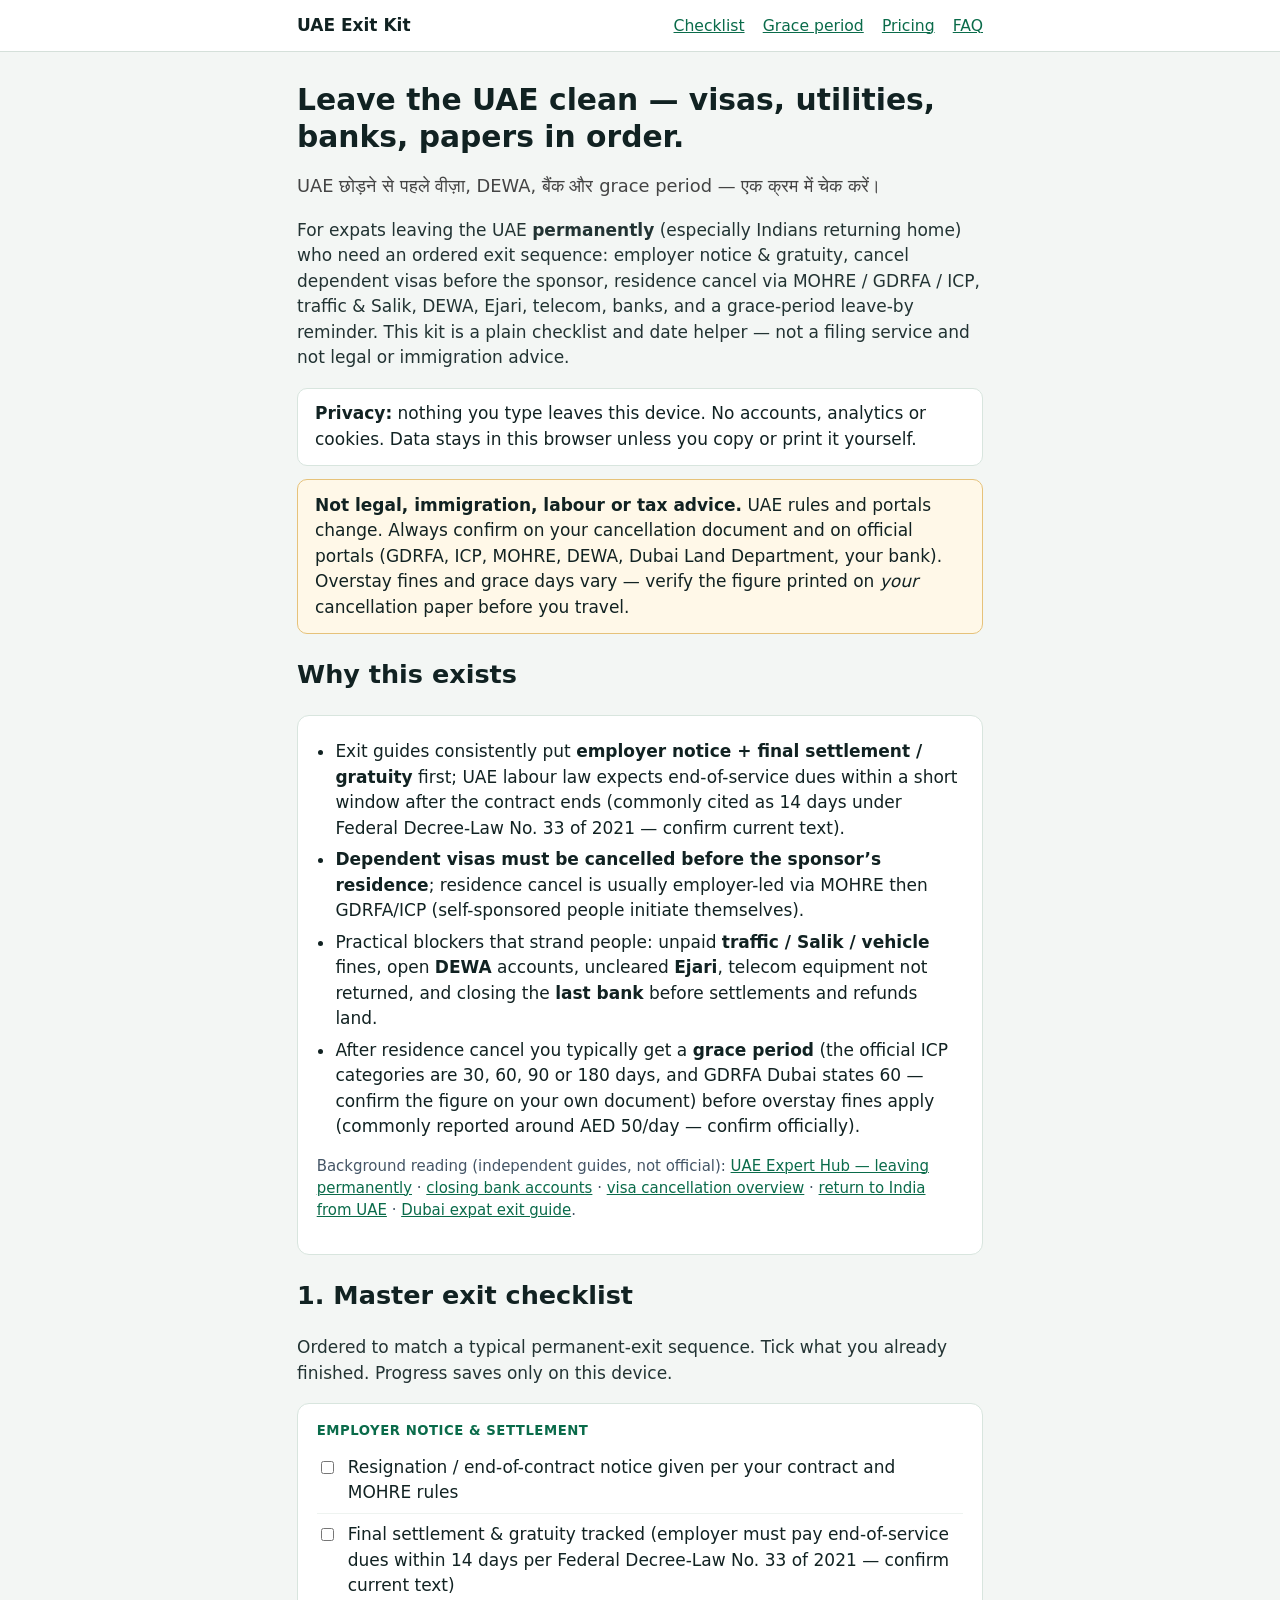
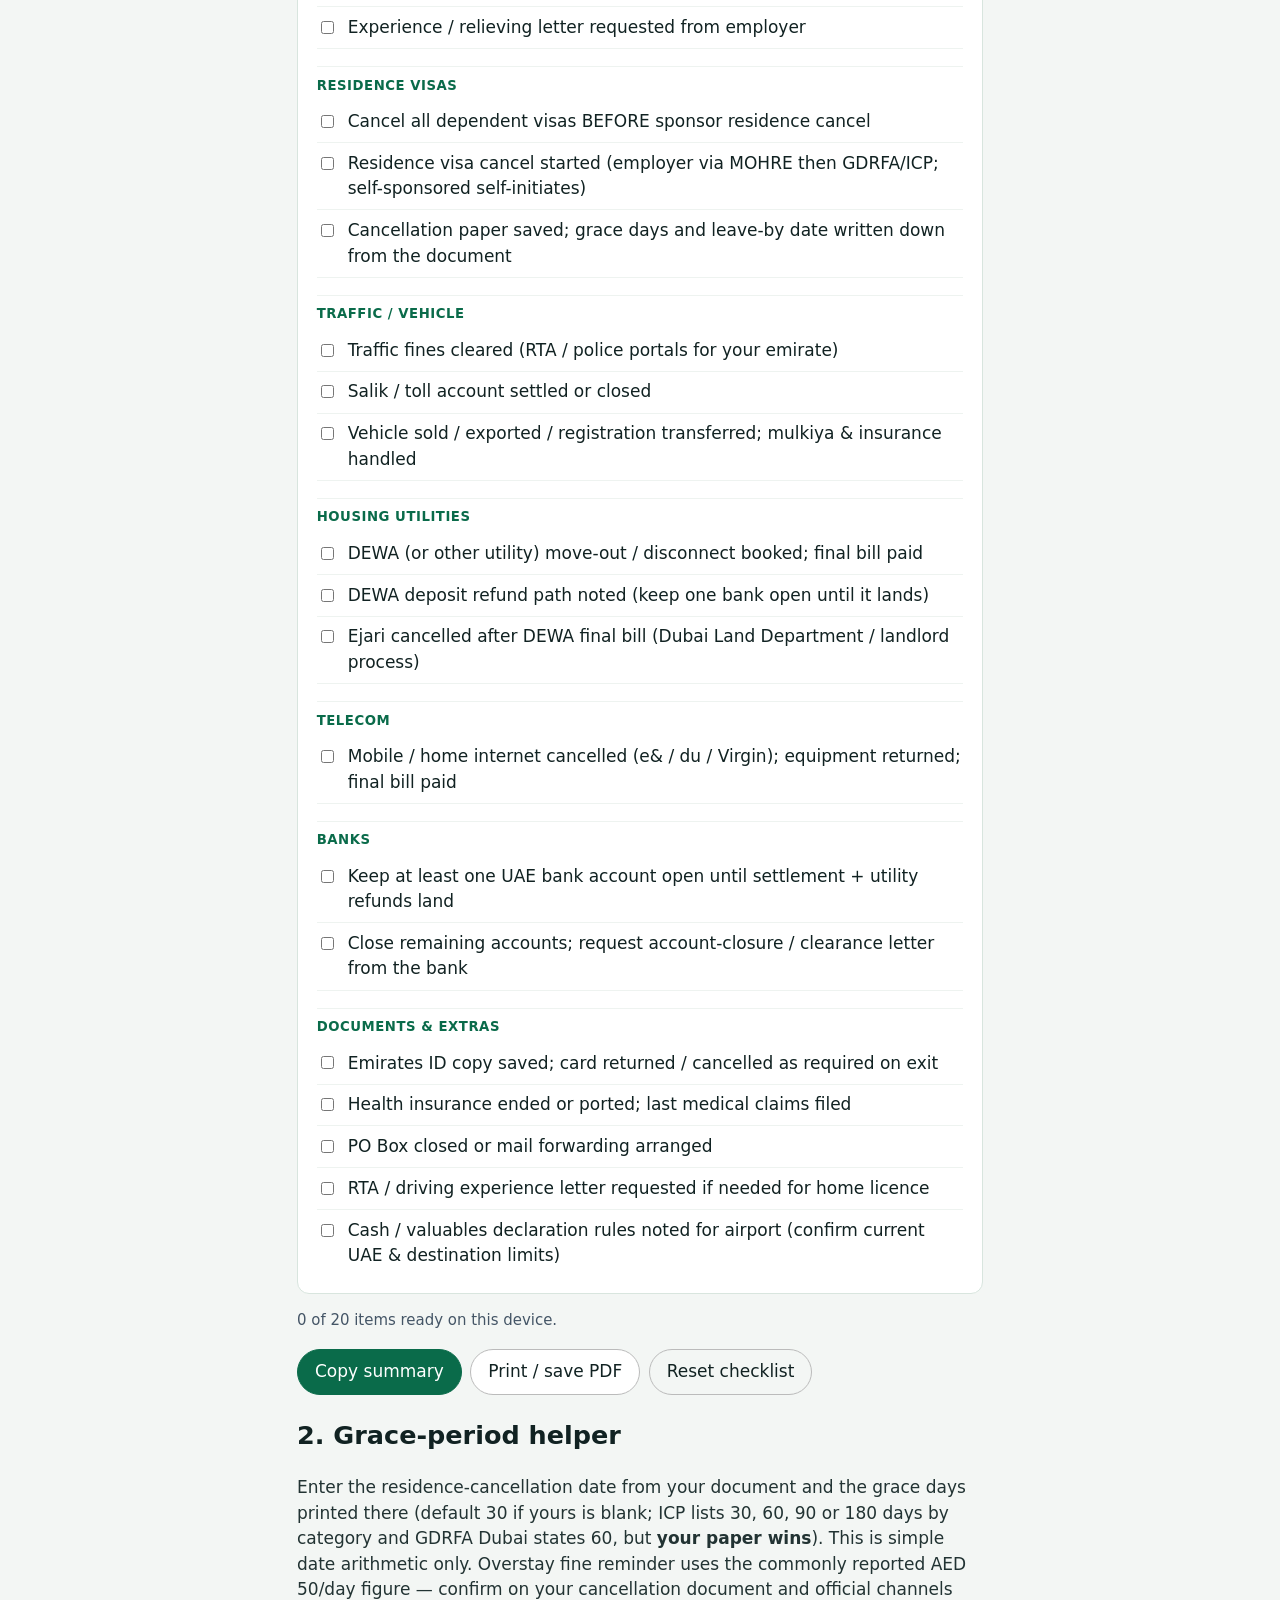
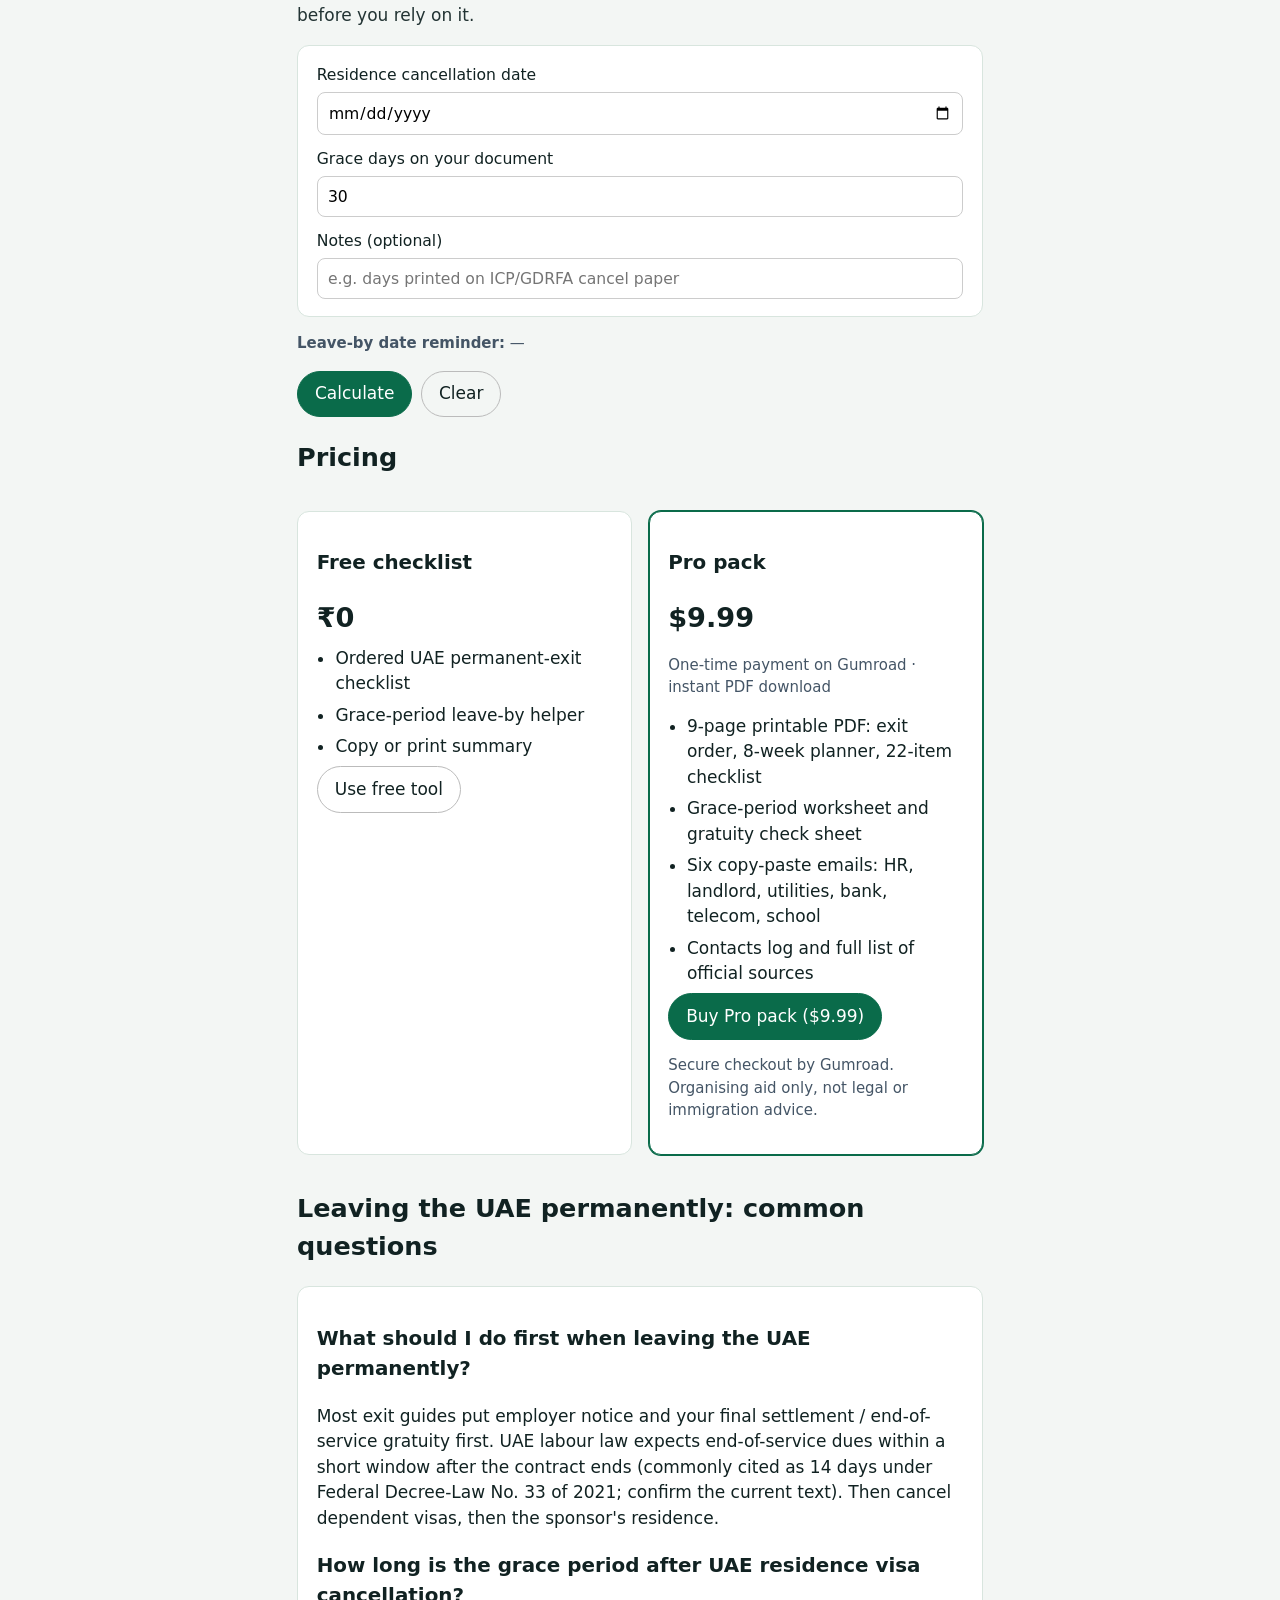
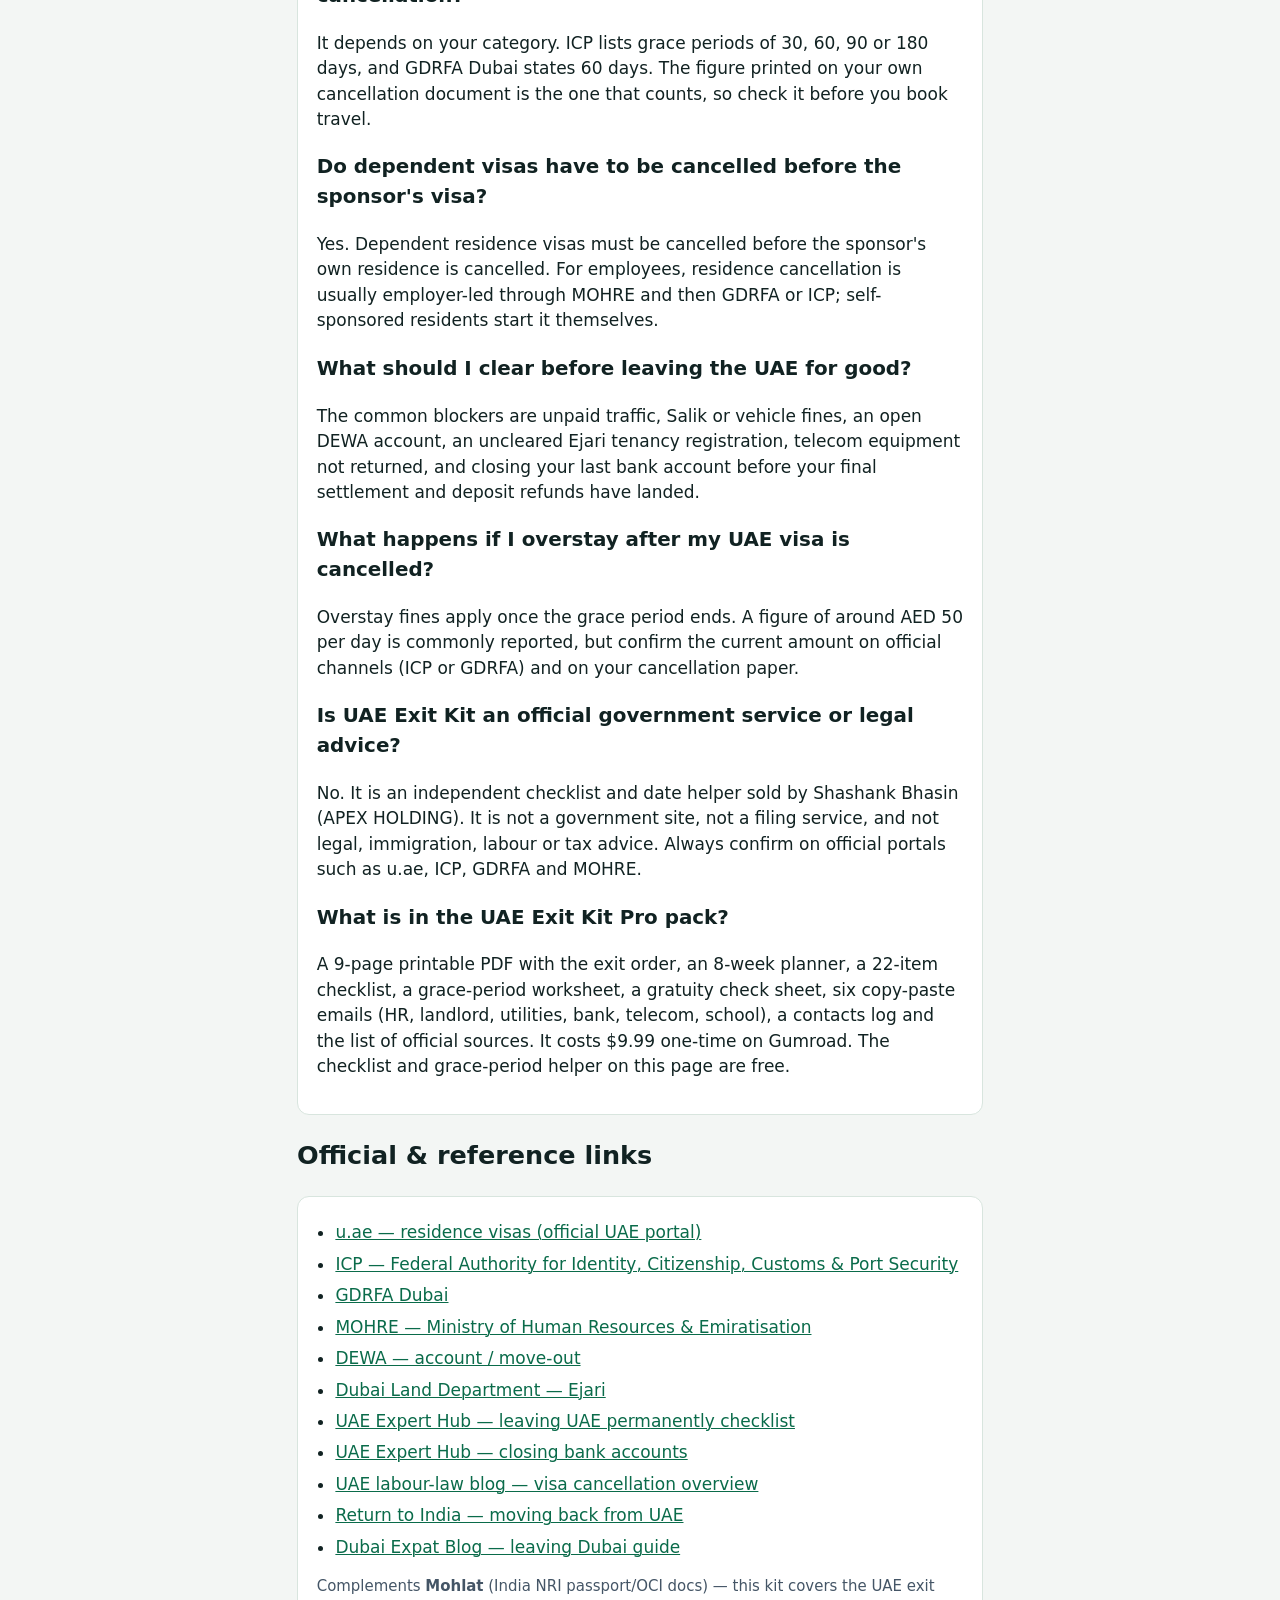
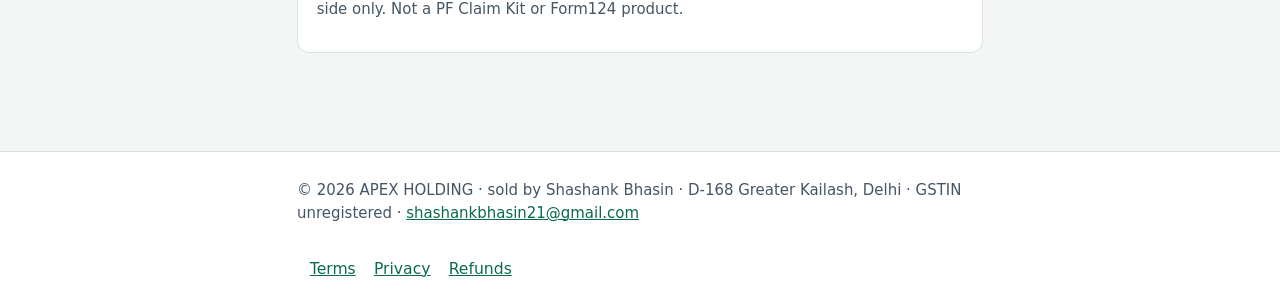
<file: index.html>
<!doctype html> <html lang="en"> <head> <meta charset="utf-8"> <meta name="viewport" content="width=device-width,initial-scale=1"> <meta http-equiv="Content-Security-Policy" content="default-src 'self'; script-src 'self'; style-src 'self'; img-src 'self' data:; connect-src 'none'; form-action 'none'; base-uri 'none'; object-src 'none'"> <meta name="referrer" content="no-referrer"> <title>UAE Exit Kit: permanent leave checklist + grace-period helper</title> <meta name="description" content="Free client-side checklist for expats leaving the UAE permanently &#8212; visa cancel, DEWA, Ejari, banks, traffic fines, and grace-period leave-by date. Informational only &#8212; not immigration advice."> <link rel="canonical" href="https://shashankbhasin21-spec.github.io/uae-exit-kit/"> <meta property="og:type" content="website"> <meta property="og:title" content="UAE Exit Kit: leaving UAE permanently checklist"> <meta property="og:description" content="Free checklist for leaving the UAE permanently: visa cancellation order, DEWA, Ejari, banks, traffic fines and a grace-period leave-by date. Informational only."> <meta property="og:url" content="https://shashankbhasin21-spec.github.io/uae-exit-kit/"> <meta name="twitter:card" content="summary"> <script type="application/ld+json">{"@context": "https://schema.org", "@type": "FAQPage", "mainEntity": [{"@type": "Question", "name": "What should I do first when leaving the UAE permanently?", "acceptedAnswer": {"@type": "Answer", "text": "Most exit guides put employer notice and your final settlement / end-of-service gratuity first. UAE labour law expects end-of-service dues within a short window after the contract ends (commonly cited as 14 days under Federal Decree-Law No. 33 of 2021; confirm the current text). Then cancel dependent visas, then the sponsor's residence."}}, {"@type": "Question", "name": "How long is the grace period after UAE residence visa cancellation?", "acceptedAnswer": {"@type": "Answer", "text": "It depends on your category. ICP lists grace periods of 30, 60, 90 or 180 days, and GDRFA Dubai states 60 days. The figure printed on your own cancellation document is the one that counts, so check it before you book travel."}}, {"@type": "Question", "name": "Do dependent visas have to be cancelled before the sponsor's visa?", "acceptedAnswer": {"@type": "Answer", "text": "Yes. Dependent residence visas must be cancelled before the sponsor's own residence is cancelled. For employees, residence cancellation is usually employer-led through MOHRE and then GDRFA or ICP; self-sponsored residents start it themselves."}}, {"@type": "Question", "name": "What should I clear before leaving the UAE for good?", "acceptedAnswer": {"@type": "Answer", "text": "The common blockers are unpaid traffic, Salik or vehicle fines, an open DEWA account, an uncleared Ejari tenancy registration, telecom equipment not returned, and closing your last bank account before your final settlement and deposit refunds have landed."}}, {"@type": "Question", "name": "What happens if I overstay after my UAE visa is cancelled?", "acceptedAnswer": {"@type": "Answer", "text": "Overstay fines apply once the grace period ends. A figure of around AED 50 per day is commonly reported, but confirm the current amount on official channels (ICP or GDRFA) and on your cancellation paper."}}, {"@type": "Question", "name": "Is UAE Exit Kit an official government service or legal advice?", "acceptedAnswer": {"@type": "Answer", "text": "No. It is an independent checklist and date helper sold by Shashank Bhasin (APEX HOLDING). It is not a government site, not a filing service, and not legal, immigration, labour or tax advice. Always confirm on official portals such as u.ae, ICP, GDRFA and MOHRE."}}, {"@type": "Question", "name": "What is in the UAE Exit Kit Pro pack?", "acceptedAnswer": {"@type": "Answer", "text": "A 9-page printable PDF with the exit order, an 8-week planner, a 22-item checklist, a grace-period worksheet, a gratuity check sheet, six copy-paste emails (HR, landlord, utilities, bank, telecom, school), a contacts log and the list of official sources. It costs $9.99 one-time on Gumroad. The checklist and grace-period helper on this page are free."}}]}</script> <script type="application/ld+json">{"@context": "https://schema.org", "@type": "Product", "name": "UAE Exit Kit Pro pack", "description": "9-page printable PDF for leaving the UAE permanently: exit order, 8-week planner, 22-item checklist, grace-period worksheet, gratuity check sheet and six email templates. Informational only, not legal or immigration advice.", "brand": {"@type": "Brand", "name": "APEX HOLDING"}, "url": "https://shashankbhasin21-spec.github.io/uae-exit-kit/", "offers": {"@type": "Offer", "price": "9.99", "priceCurrency": "USD", "availability": "https://schema.org/InStock", "url": "https://bhasinshashank.gumroad.com/l/uae-exit-kit"}}</script> <link rel="icon" href="data:,"> <link rel="stylesheet" href="style.css"> </head> <body> <header class="site"><div class="wrap"> <a class="brand" href="./">UAE Exit Kit</a> <nav class="top" aria-label="Main"> <a href="#checklist">Checklist</a> <a href="#grace">Grace period</a> <a href="#pricing">Pricing</a> <a href="#faq">FAQ</a> </nav> </div></header> <main class="wrap"> <section class="hero"> <h1>Leave the UAE clean &#8212; visas, utilities, banks, papers in order.</h1> <p class="tagline-hi" lang="hi">UAE &#2331;&#2379;&#2337;&#2364;&#2344;&#2375; &#2360;&#2375; &#2346;&#2361;&#2354;&#2375; &#2357;&#2368;&#2332;&#2364;&#2366;, DEWA, &#2348;&#2376;&#2306;&#2325; &#2324;&#2352; grace period &#8212; &#2319;&#2325; &#2325;&#2381;&#2352;&#2350; &#2350;&#2375;&#2306; &#2330;&#2375;&#2325; &#2325;&#2352;&#2375;&#2306;&#2404;</p> <p class="lead">For expats leaving the UAE <strong>permanently</strong> (especially Indians returning home) who need an ordered exit sequence: employer notice & gratuity, cancel dependent visas before the sponsor, residence cancel via MOHRE / GDRFA / ICP, traffic & Salik, DEWA, Ejari, telecom, banks, and a grace-period leave-by reminder. This kit is a plain checklist and date helper &#8212; not a filing service and not legal or immigration advice.</p> <p class="note"><strong>Privacy:</strong> nothing you type leaves this device. No accounts, analytics or cookies. Data stays in this browser unless you copy or print it yourself.</p> <p class="note warn"><strong>Not legal, immigration, labour or tax advice.</strong> UAE rules and portals change. Always confirm on your cancellation document and on official portals (GDRFA, ICP, MOHRE, DEWA, Dubai Land Department, your bank). Overstay fines and grace days vary &#8212; verify the figure printed on <em>your</em> cancellation paper before you travel.</p> </section> <section id="why" aria-labelledby="why-h"> <h2 id="why-h">Why this exists</h2> <div class="card"> <ul class="plain"> <li>Exit guides consistently put <strong>employer notice + final settlement / gratuity</strong> first; UAE labour law expects end-of-service dues within a short window after the contract ends (commonly cited as 14 days under Federal Decree-Law No. 33 of 2021 &#8212; confirm current text).</li> <li><strong>Dependent visas must be cancelled before the sponsor&#8217;s residence</strong>; residence cancel is usually employer-led via MOHRE then GDRFA/ICP (self-sponsored people initiate themselves).</li> <li>Practical blockers that strand people: unpaid <strong>traffic / Salik / vehicle</strong> fines, open <strong>DEWA</strong> accounts, uncleared <strong>Ejari</strong>, telecom equipment not returned, and closing the <strong>last bank</strong> before settlements and refunds land.</li> <li>After residence cancel you typically get a <strong>grace period</strong> (the official ICP categories are 30, 60, 90 or 180 days, and GDRFA Dubai states 60 &#8212; confirm the figure on your own document) before overstay fines apply (commonly reported around AED 50/day &#8212; confirm officially).</li> </ul> <p class="small">Background reading (independent guides, not official): <a href="https://www.uaeexperthub.com/leaving-uae-permanently-checklist/" rel="noopener noreferrer" target="_blank">UAE Expert Hub &#8212; leaving permanently</a> &#183; <a href="https://www.uaeexperthub.com/closing-uae-bank-account-before-leaving/" rel="noopener noreferrer" target="_blank">closing bank accounts</a> &#183; <a href="https://uae-labour-law.com/blog/uae-visa-cancellation-process-step-by-step-guide-2025" rel="noopener noreferrer" target="_blank">visa cancellation overview</a> &#183; <a href="https://returntoindia.blog/articles/moving-back-to-india-from-uae" rel="noopener noreferrer" target="_blank">return to India from UAE</a> &#183; <a href="https://dubaiexpatblog.com/leaving-dubai-expat-exit-guide/" rel="noopener noreferrer" target="_blank">Dubai expat exit guide</a>.</p> </div> </section> <section id="checklist" aria-labelledby="check-h"> <h2 id="check-h">1. Master exit checklist</h2> <p class="lead-sm">Ordered to match a typical permanent-exit sequence. Tick what you already finished. Progress saves only on this device.</p> <div class="card" id="check-list"></div> <p class="small" id="check-status" aria-live="polite"></p> <div class="actions"> <button type="button" id="btn-export" class="btn primary">Copy summary</button> <button type="button" id="btn-print" class="btn">Print / save PDF</button> <button type="button" id="btn-reset-check" class="btn ghost">Reset checklist</button> </div> </section> <section id="grace" aria-labelledby="grace-h"> <h2 id="grace-h">2. Grace-period helper</h2> <p class="lead-sm">Enter the residence-cancellation date from your document and the grace days printed there (default 30 if yours is blank; ICP lists 30, 60, 90 or 180 days by category and GDRFA Dubai states 60, but <strong>your paper wins</strong>). This is simple date arithmetic only. Overstay fine reminder uses the commonly reported AED 50/day figure &#8212; confirm on your cancellation document and official channels before you rely on it.</p> <div class="card form-grid"> <label>Residence cancellation date <input id="cancel-date" type="date" autocomplete="off"> </label> <label>Grace days on your document <input id="grace-days" type="number" min="0" max="365" step="1" value="30" autocomplete="off"> </label> <label>Notes (optional) <input id="grace-notes" type="text" maxlength="120" placeholder="e.g. days printed on ICP/GDRFA cancel paper" autocomplete="off"> </label> </div> <p class="small"><strong>Leave-by date reminder:</strong> <span id="grace-result">&#8212;</span></p> <p class="small" id="fine-result" aria-live="polite"></p> <div class="actions"> <button type="button" id="btn-calc-grace" class="btn primary">Calculate</button> <button type="button" id="btn-clear-grace" class="btn ghost">Clear</button> </div> </section> <section id="pricing" aria-labelledby="price-h"> <h2 id="price-h">Pricing</h2> <div class="price-grid"> <div class="card price"> <h3>Free checklist</h3> <p class="amount">&#8377;0</p> <ul class="plain"> <li>Ordered UAE permanent-exit checklist</li> <li>Grace-period leave-by helper</li> <li>Copy or print summary</li> </ul> <a class="btn" href="#checklist">Use free tool</a> </div> <div class="card price featured"> <h3>Pro pack</h3> <p class="amount">$9.99</p> <p class="small">One-time payment on Gumroad &#183; instant PDF download</p> <ul class="plain"> <li>9-page printable PDF: exit order, 8-week planner, 22-item checklist</li> <li>Grace-period worksheet and gratuity check sheet</li> <li>Six copy-paste emails: HR, landlord, utilities, bank, telecom, school</li> <li>Contacts log and full list of official sources</li> </ul> <a class="btn primary" id="btn-buy" href="https://bhasinshashank.gumroad.com/l/uae-exit-kit" rel="noopener" target="_blank">Buy Pro pack ($9.99)</a> <p class="small">Secure checkout by Gumroad. Organising aid only, not legal or immigration advice.</p> </div> </div> </section> <section id="faq" aria-labelledby="faq-h"> <h2 id="faq-h">Leaving the UAE permanently: common questions</h2> <div class="card"><h3>What should I do first when leaving the UAE permanently?</h3> <p>Most exit guides put employer notice and your final settlement / end-of-service gratuity first. UAE labour law expects end-of-service dues within a short window after the contract ends (commonly cited as 14 days under Federal Decree-Law No. 33 of 2021; confirm the current text). Then cancel dependent visas, then the sponsor&#x27;s residence.</p> <h3>How long is the grace period after UAE residence visa cancellation?</h3> <p>It depends on your category. ICP lists grace periods of 30, 60, 90 or 180 days, and GDRFA Dubai states 60 days. The figure printed on your own cancellation document is the one that counts, so check it before you book travel.</p> <h3>Do dependent visas have to be cancelled before the sponsor&#x27;s visa?</h3> <p>Yes. Dependent residence visas must be cancelled before the sponsor&#x27;s own residence is cancelled. For employees, residence cancellation is usually employer-led through MOHRE and then GDRFA or ICP; self-sponsored residents start it themselves.</p> <h3>What should I clear before leaving the UAE for good?</h3> <p>The common blockers are unpaid traffic, Salik or vehicle fines, an open DEWA account, an uncleared Ejari tenancy registration, telecom equipment not returned, and closing your last bank account before your final settlement and deposit refunds have landed.</p> <h3>What happens if I overstay after my UAE visa is cancelled?</h3> <p>Overstay fines apply once the grace period ends. A figure of around AED 50 per day is commonly reported, but confirm the current amount on official channels (ICP or GDRFA) and on your cancellation paper.</p> <h3>Is UAE Exit Kit an official government service or legal advice?</h3> <p>No. It is an independent checklist and date helper sold by Shashank Bhasin (APEX HOLDING). It is not a government site, not a filing service, and not legal, immigration, labour or tax advice. Always confirm on official portals such as u.ae, ICP, GDRFA and MOHRE.</p> <h3>What is in the UAE Exit Kit Pro pack?</h3> <p>A 9-page printable PDF with the exit order, an 8-week planner, a 22-item checklist, a grace-period worksheet, a gratuity check sheet, six copy-paste emails (HR, landlord, utilities, bank, telecom, school), a contacts log and the list of official sources. It costs $9.99 one-time on Gumroad. The checklist and grace-period helper on this page are free.</p> </div> </section> <section id="sources" aria-labelledby="src-h"> <h2 id="src-h">Official & reference links</h2> <div class="card"> <ul class="plain"> <li><a href="https://u.ae/en/information-and-services/visa-and-emirates-id/residence-visas" rel="noopener noreferrer" target="_blank">u.ae &#8212; residence visas (official UAE portal)</a></li> <li><a href="https://www.icp.gov.ae/en/" rel="noopener noreferrer" target="_blank">ICP &#8212; Federal Authority for Identity, Citizenship, Customs & Port Security</a></li> <li><a href="https://www.gdrfad.gov.ae/en" rel="noopener noreferrer" target="_blank">GDRFA Dubai</a></li> <li><a href="https://www.mohre.gov.ae/en/" rel="noopener noreferrer" target="_blank">MOHRE &#8212; Ministry of Human Resources & Emiratisation</a></li> <li><a href="https://www.dewa.gov.ae/" rel="noopener noreferrer" target="_blank">DEWA &#8212; account / move-out</a></li> <li><a href="https://dubailand.gov.ae/" rel="noopener noreferrer" target="_blank">Dubai Land Department &#8212; Ejari</a></li> <li><a href="https://www.uaeexperthub.com/leaving-uae-permanently-checklist/" rel="noopener noreferrer" target="_blank">UAE Expert Hub &#8212; leaving UAE permanently checklist</a></li> <li><a href="https://www.uaeexperthub.com/closing-uae-bank-account-before-leaving/" rel="noopener noreferrer" target="_blank">UAE Expert Hub &#8212; closing bank accounts</a></li> <li><a href="https://uae-labour-law.com/blog/uae-visa-cancellation-process-step-by-step-guide-2025" rel="noopener noreferrer" target="_blank">UAE labour-law blog &#8212; visa cancellation overview</a></li> <li><a href="https://returntoindia.blog/articles/moving-back-to-india-from-uae" rel="noopener noreferrer" target="_blank">Return to India &#8212; moving back from UAE</a></li> <li><a href="https://dubaiexpatblog.com/leaving-dubai-expat-exit-guide/" rel="noopener noreferrer" target="_blank">Dubai Expat Blog &#8212; leaving Dubai guide</a></li> </ul> <p class="small">Complements <strong>Mohlat</strong> (India NRI passport/OCI docs) &#8212; this kit covers the UAE exit side only. Not a PF Claim Kit or Form124 product.</p> </div> </section> </main> <footer class="site"><div class="wrap"> <p class="small">&#169; 2026 APEX HOLDING &#183; sold by Shashank Bhasin &#183; D-168 Greater Kailash, Delhi &#183; GSTIN unregistered &#183; <a href="mailto:shashankbhasin21@gmail.com">shashankbhasin21@gmail.com</a></p> <nav class="top" aria-label="Legal"> <a href="terms.html">Terms</a> <a href="privacy.html">Privacy</a> <a href="refund.html">Refunds</a> </nav> </div></footer> <script src="app.js"></script> </body> </html>
</file>
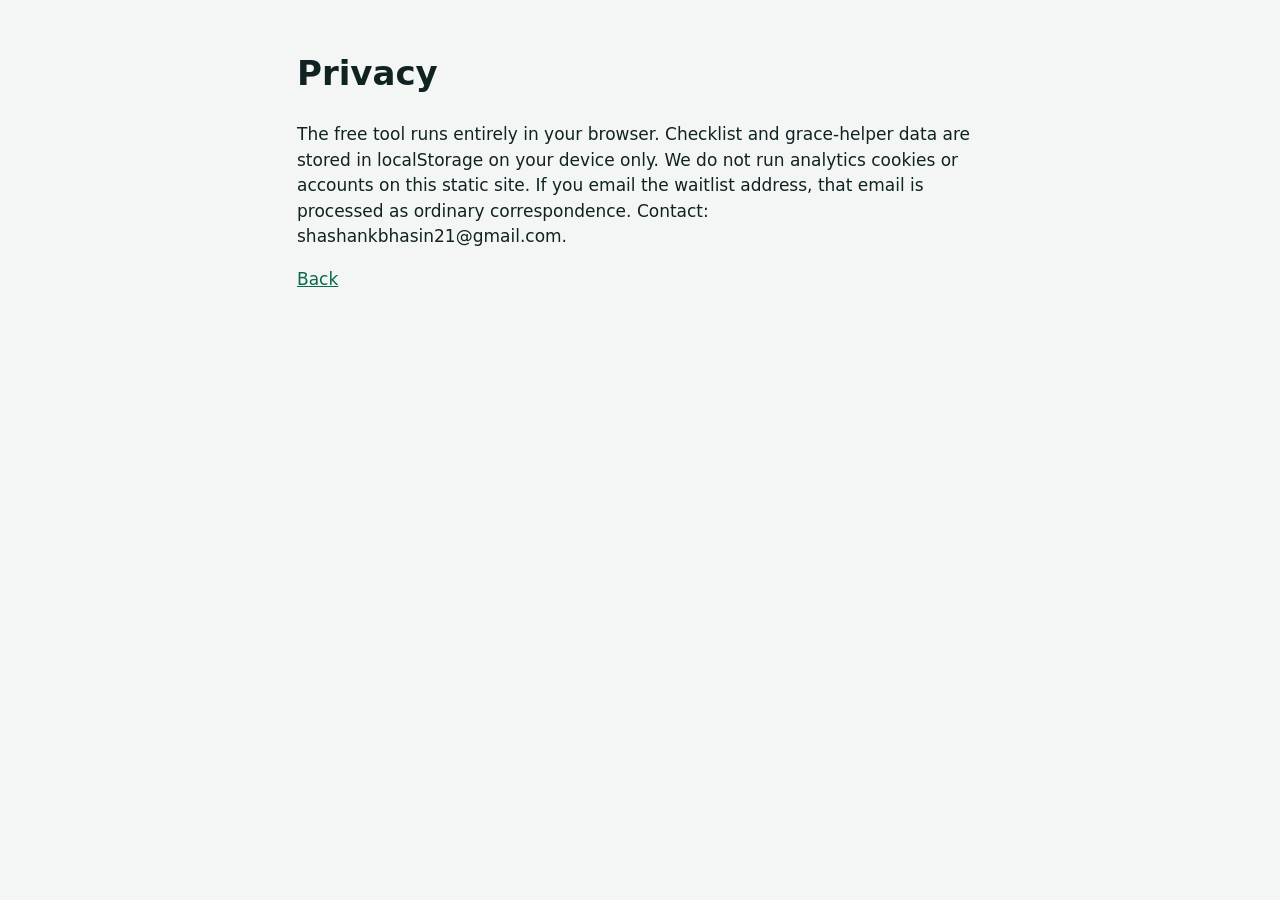
<file: privacy.html>
<!doctype html><html lang="en"><head><meta charset="utf-8"><meta name="viewport" content="width=device-width,initial-scale=1"><title>Privacy — UAE Exit Kit</title><link rel="stylesheet" href="style.css"></head><body><main class="wrap"><h1>Privacy</h1><p>The free tool runs entirely in your browser. Checklist and grace-helper data are stored in localStorage on your device only. We do not run analytics cookies or accounts on this static site. If you email the waitlist address, that email is processed as ordinary correspondence. Contact: shashankbhasin21@gmail.com.</p><p><a href="./">Back</a></p></main></body></html>
</file>
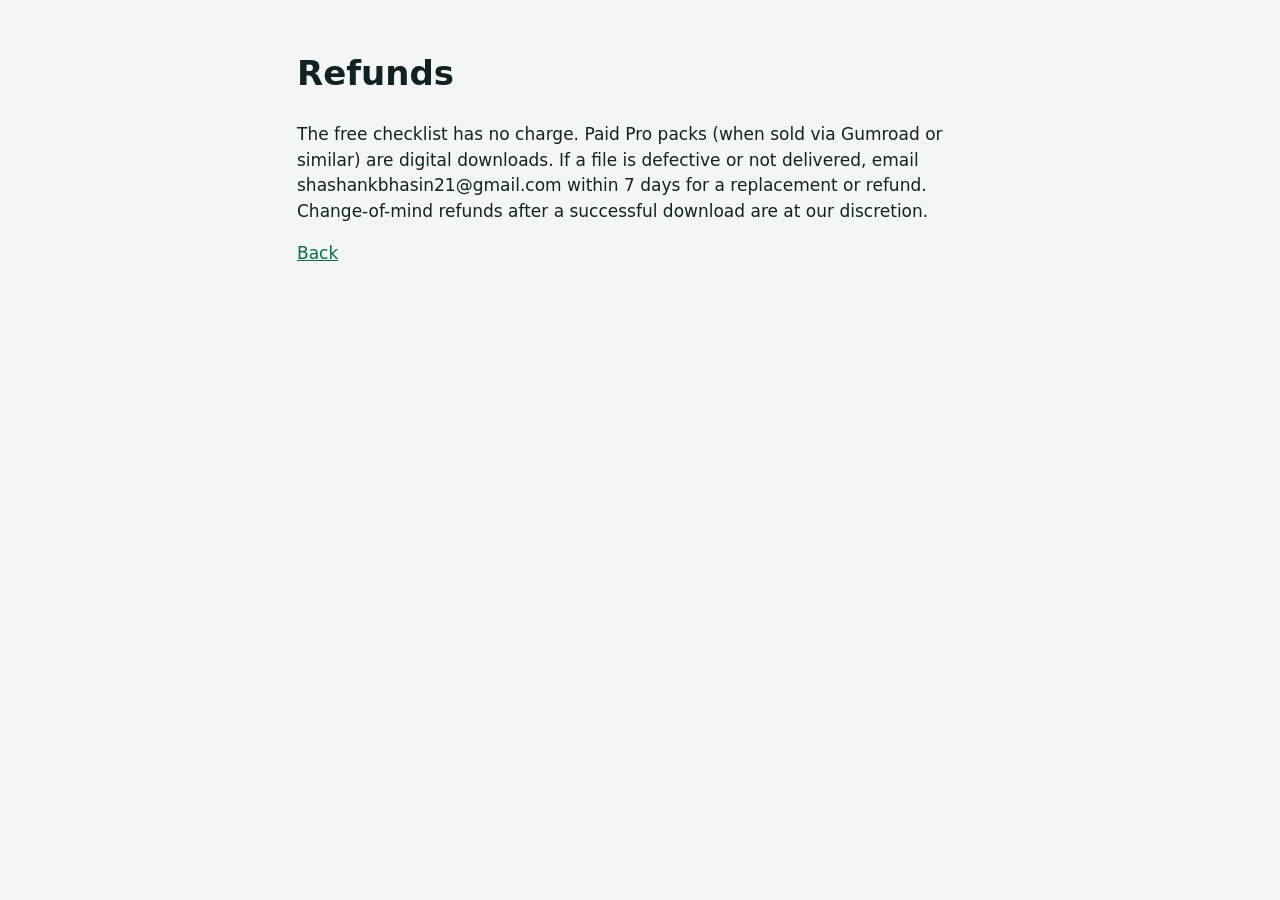
<file: refund.html>
<!doctype html><html lang="en"><head><meta charset="utf-8"><meta name="viewport" content="width=device-width,initial-scale=1"><title>Refunds — UAE Exit Kit</title><link rel="stylesheet" href="style.css"></head><body><main class="wrap"><h1>Refunds</h1><p>The free checklist has no charge. Paid Pro packs (when sold via Gumroad or similar) are digital downloads. If a file is defective or not delivered, email shashankbhasin21@gmail.com within 7 days for a replacement or refund. Change-of-mind refunds after a successful download are at our discretion.</p><p><a href="./">Back</a></p></main></body></html>
</file>
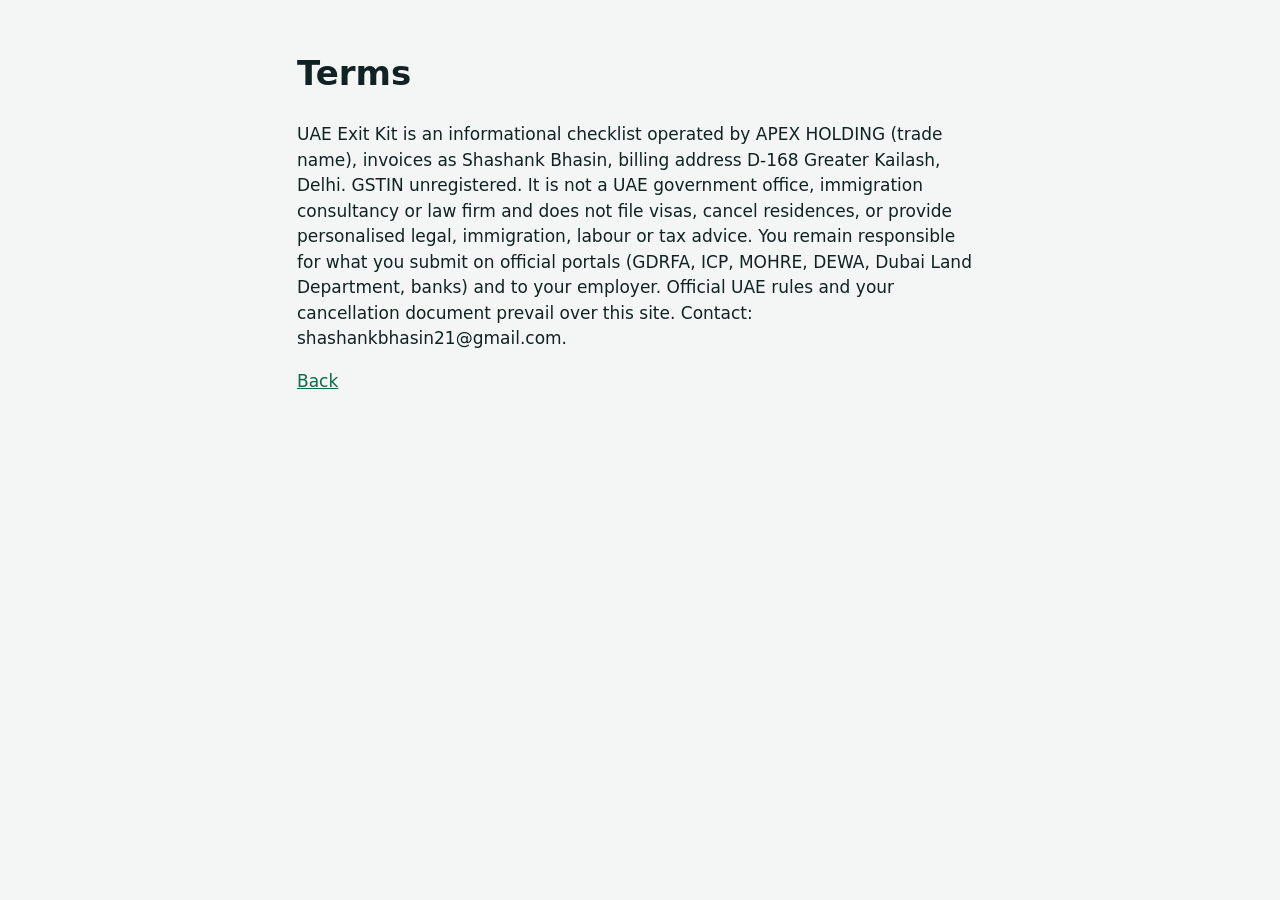
<file: terms.html>
<!doctype html><html lang="en"><head><meta charset="utf-8"><meta name="viewport" content="width=device-width,initial-scale=1"><title>Terms — UAE Exit Kit</title><link rel="stylesheet" href="style.css"></head><body><main class="wrap"><h1>Terms</h1><p>UAE Exit Kit is an informational checklist operated by APEX HOLDING (trade name), invoices as Shashank Bhasin, billing address D-168 Greater Kailash, Delhi. GSTIN unregistered. It is not a UAE government office, immigration consultancy or law firm and does not file visas, cancel residences, or provide personalised legal, immigration, labour or tax advice. You remain responsible for what you submit on official portals (GDRFA, ICP, MOHRE, DEWA, Dubai Land Department, banks) and to your employer. Official UAE rules and your cancellation document prevail over this site. Contact: shashankbhasin21@gmail.com.</p><p><a href="./">Back</a></p></main></body></html>
</file>
<file: style.css>
*{box-sizing:border-box}html{font-size:17px}body{margin:0;font-family:system-ui,-apple-system,Segoe UI,Roboto,Ubuntu,sans-serif;line-height:1.5;color:#122;background:#f3f6f4}
a{color:#0a6b4a;text-decoration-thickness:1px}a:hover{color:#064}
.wrap{max-width:720px;margin:0 auto;padding:0 1rem}
header.site{border-bottom:1px solid #d5e0da;background:#fff;position:sticky;top:0;z-index:2}
header.site .wrap,footer.site .wrap{display:flex;align-items:center;justify-content:space-between;gap:1rem;padding:.75rem 1rem;flex-wrap:wrap}
.brand{font-weight:700;color:#122;text-decoration:none}
nav.top a{margin-left:.75rem;font-size:.92rem}
main.wrap{padding:1.5rem 1rem 3rem}
.hero h1{font-size:1.75rem;line-height:1.25;margin:.2rem 0 .8rem}
.tagline-hi{color:#444;font-size:1.05rem}
.lead,.lead-sm{color:#233}
.note{background:#fff;border:1px solid #d8e5de;border-radius:10px;padding:.75rem 1rem;margin:.75rem 0}
.note.warn{border-color:#e6c27a;background:#fff8e8}
.card{background:#fff;border:1px solid #d8e5de;border-radius:12px;padding:1rem 1.1rem;margin:.75rem 0}
.plain{padding-left:1.1rem;margin:.4rem 0}.plain li{margin:.35rem 0}
.small{font-size:.88rem;color:#456}
.actions{display:flex;flex-wrap:wrap;gap:.5rem;margin:1rem 0}
.btn{display:inline-block;border:1px solid #bbb;background:#fff;color:#122;border-radius:999px;padding:.55rem 1rem;font:inherit;cursor:pointer;text-decoration:none}
.btn.primary{background:#0a6b4a;border-color:#0a6b4a;color:#fff}.btn.ghost{background:transparent}
.btn:focus{outline:2px solid #0a6b4a;outline-offset:2px}
.check-row{display:flex;gap:.65rem;align-items:flex-start;padding:.45rem 0;border-bottom:1px solid #eef3f0}
.check-row:last-child{border-bottom:0}
.check-row input{margin-top:.35rem}
.phase{font-size:.78rem;font-weight:700;letter-spacing:.04em;text-transform:uppercase;color:#0a6b4a;margin:1rem 0 .35rem;padding-top:.5rem;border-top:1px solid #eef3f0}
.phase:first-child{border-top:0;padding-top:0;margin-top:0}
.form-grid{display:grid;gap:.75rem}
.form-grid label{display:grid;gap:.3rem;font-size:.92rem}
input[type=text],input[type=date],input[type=number]{font:inherit;padding:.45rem .6rem;border:1px solid #ccc;border-radius:8px;width:100%}
.price-grid{display:grid;gap:1rem}
@media(min-width:640px){.price-grid{grid-template-columns:1fr 1fr}}
.price .amount{font-size:1.6rem;font-weight:700;margin:.2rem 0}.price .or{font-size:1rem;font-weight:500;color:#456}
.price.featured{border-color:#0a6b4a;box-shadow:0 0 0 1px #0a6b4a}
footer.site{border-top:1px solid #d5e0da;background:#fff;margin-top:2rem}
@media print{header.site nav,.actions,#pricing,#why,#grace,footer.site{display:none!important}body{background:#fff}}
</file>
